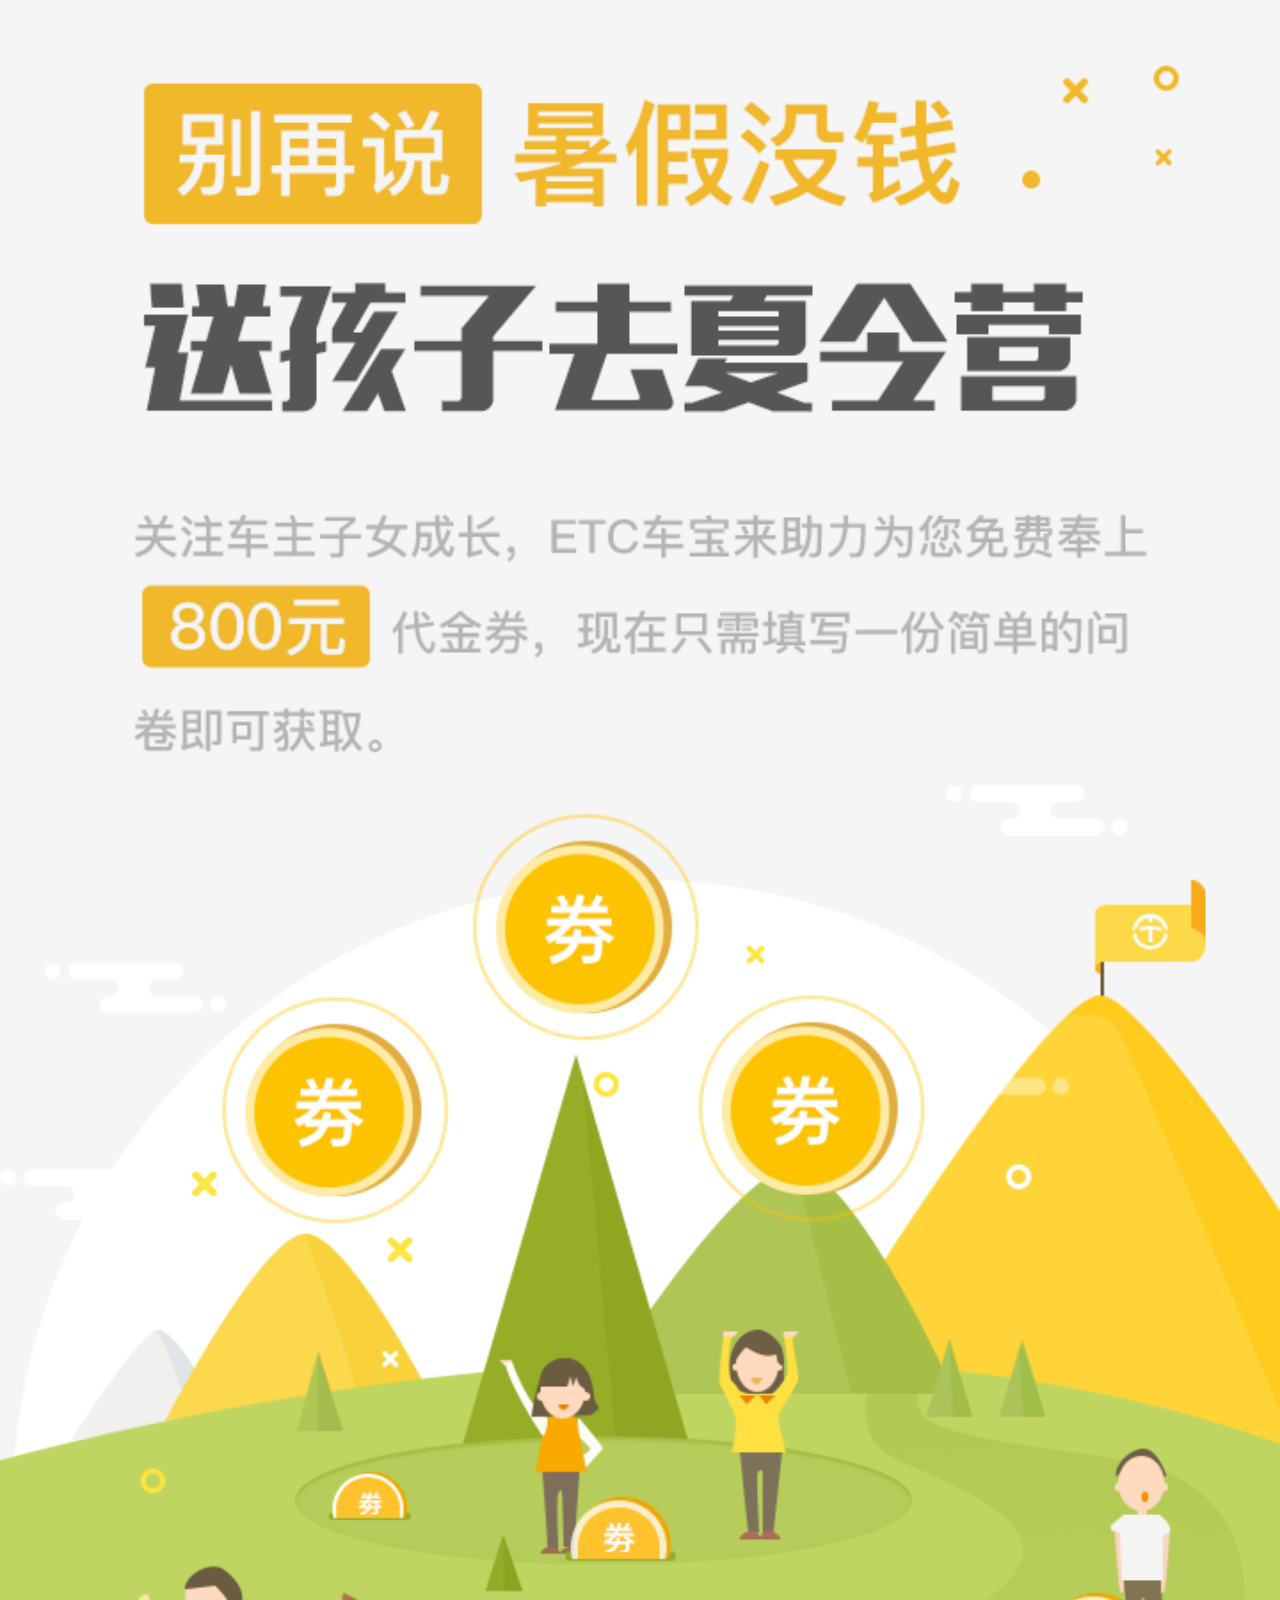
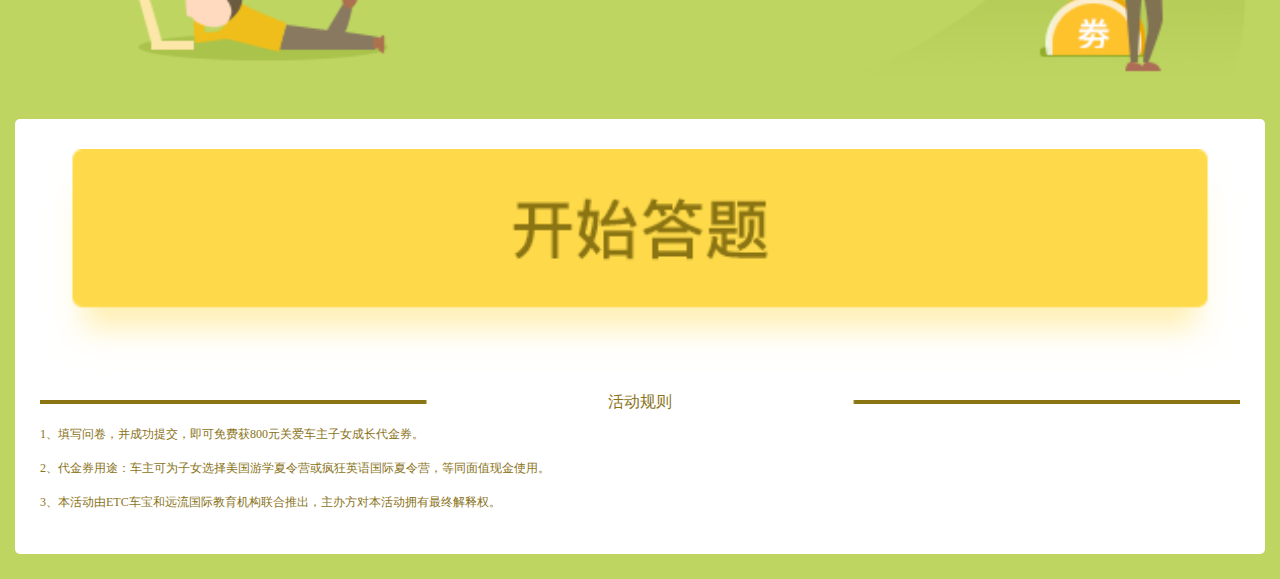
<file: SummerCamp/index.html>
<!DOCTYPE html>
<html lang="en">
<head>
	<meta charset="UTF-8">
	<title></title>
	<meta name="viewport" content="width=device-width, initial-scale=1.0, minimum-scale=1.0, maximum-scale=1.0, user-scalable=no"/>
	<link rel="stylesheet" href="css/com.css">
	<link rel="stylesheet" href="css/demo.css">
</head>
<body>
	<div class="topOne clearfix">
		<img src="images/top1.png" alt=""/>
	</div>
	<div class="actvityRule">
		<div class="activityCenter">
			<a href="#" class="btnStart clearfix">
				<img src="images/btn4.png" alt="">
			</a>
			<div class="activityTitle">活动规则</div>
			<ul>
				<li>1、填写问卷，并成功提交，即可免费获800元关爱车主子女成长代金券。</li>
				<li>2、代金券用途：车主可为子女选择美国游学夏令营或疯狂英语国际夏令营，等同面值现金使用。</li>
				<li>3、本活动由ETC车宝和远流国际教育机构联合推出，主办方对本活动拥有最终解释权。</li>
			</ul>
		</div>
	</div>
</body>
</html>
</file>
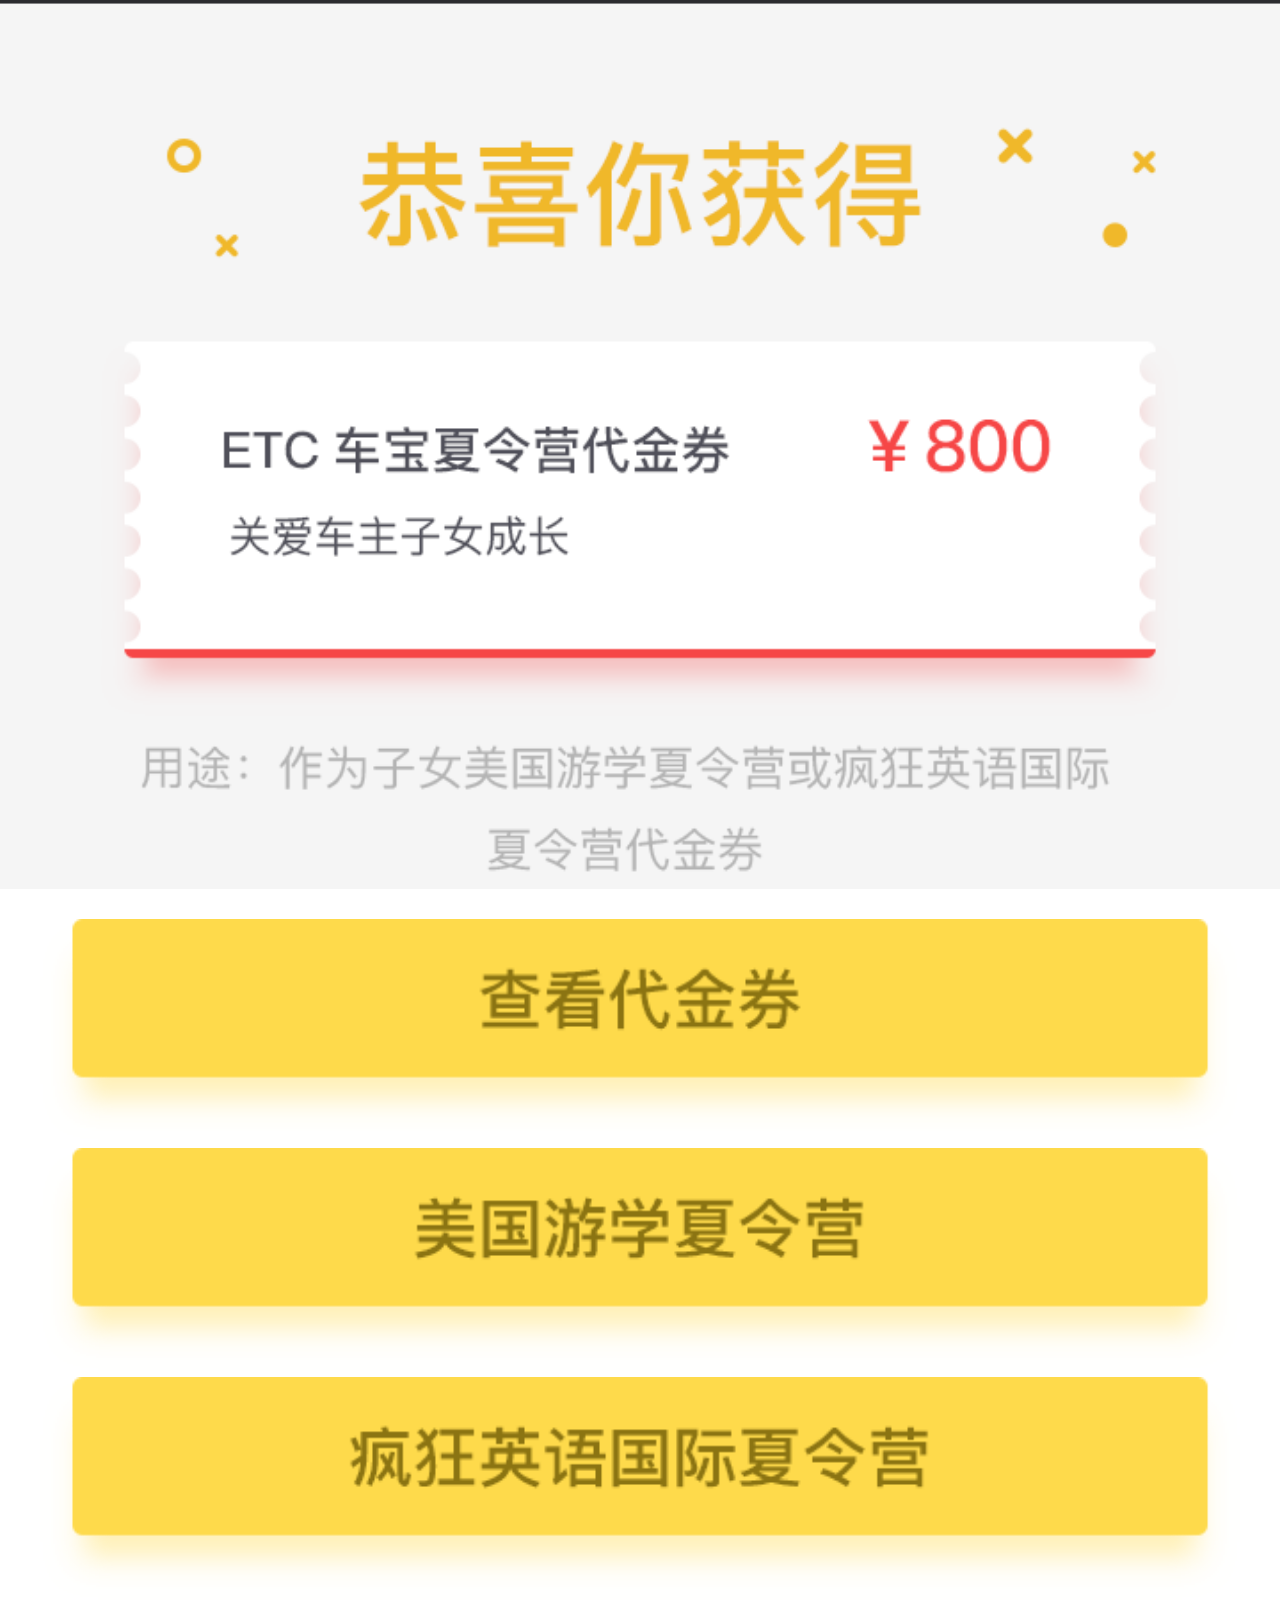
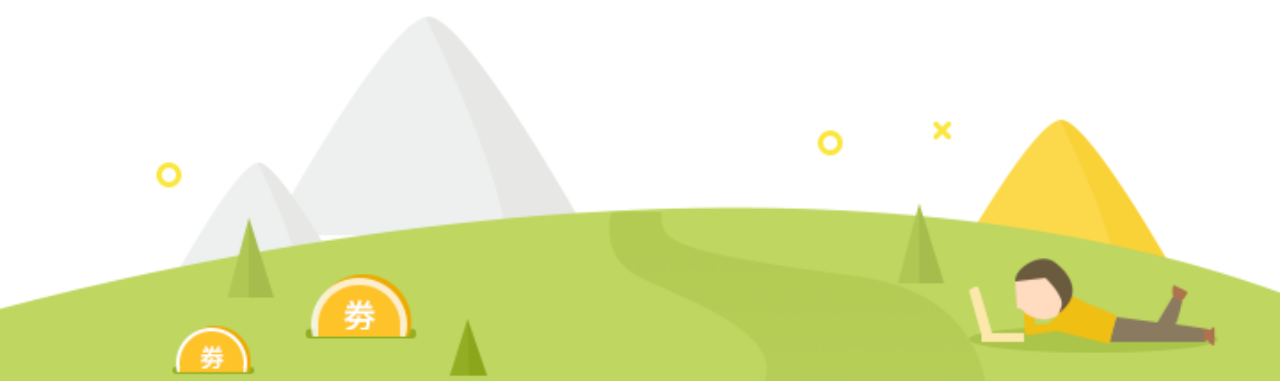
<file: SummerCamp/getVouchers.html>
<!DOCTYPE html>
<html lang="en">
<head>
	<meta charset="UTF-8">
	<title></title>
	<meta name="viewport" content="width=device-width, initial-scale=1.0, minimum-scale=1.0, maximum-scale=1.0, user-scalable=no"/>
	<link rel="stylesheet" href="css/com.css">
	<link rel="stylesheet" href="css/demo.css">
</head>
<body>
	<div class="personalInfo clearfix"><img src="images/getV.png" alt=""></div>
	<div style="height:30px;"></div>
	
	<div class="submit">
		<a href="#" class="btnStart clearfix">
			<img src="images/btn1.png" alt="">
		</a>
	</div>
	<div class="submit">
		<a href="https://mp.weixin.qq.com/s?__biz=MzIyODI0NjI2Ng==&mid=100000062&idx=1&sn=75ee7413646f81e3f82da9b98b318b17&scene=1&srcid=0517ud7IfKfX7G6VvgYHAjH3&pass_ticket=5qOsjxB8SgPo8jiiEVihfWZjvtRUOFJ97WFE6MTylQTqtQ1O2rAn0CjUhrid9dUB#rd" class="btnStart clearfix">
			<img src="images/btn2.png" alt="">
		</a>
	</div>
	<div class="submit">
		<a href="https://mp.weixin.qq.com/s?__biz=MzIzNzI1OTI5MA==&mid=536489410&idx=1&sn=180641435a1d07107b1814984aac0342&scene=1&srcid=05171EUJPN6qHjjifPPmP9Yq&pass_ticket=5qOsjxB8SgPo8jiiEVihfWZjvtRUOFJ97WFE6MTylQTqtQ1O2rAn0CjUhrid9dUB#rd" class="btnStart clearfix">
			<img src="images/btn3.png" alt="">
		</a>
	</div>
	<div class="bottomBg clearfix">
		<img src="images/bj.png" alt="">
	</div>
</body>
</html>
</file>
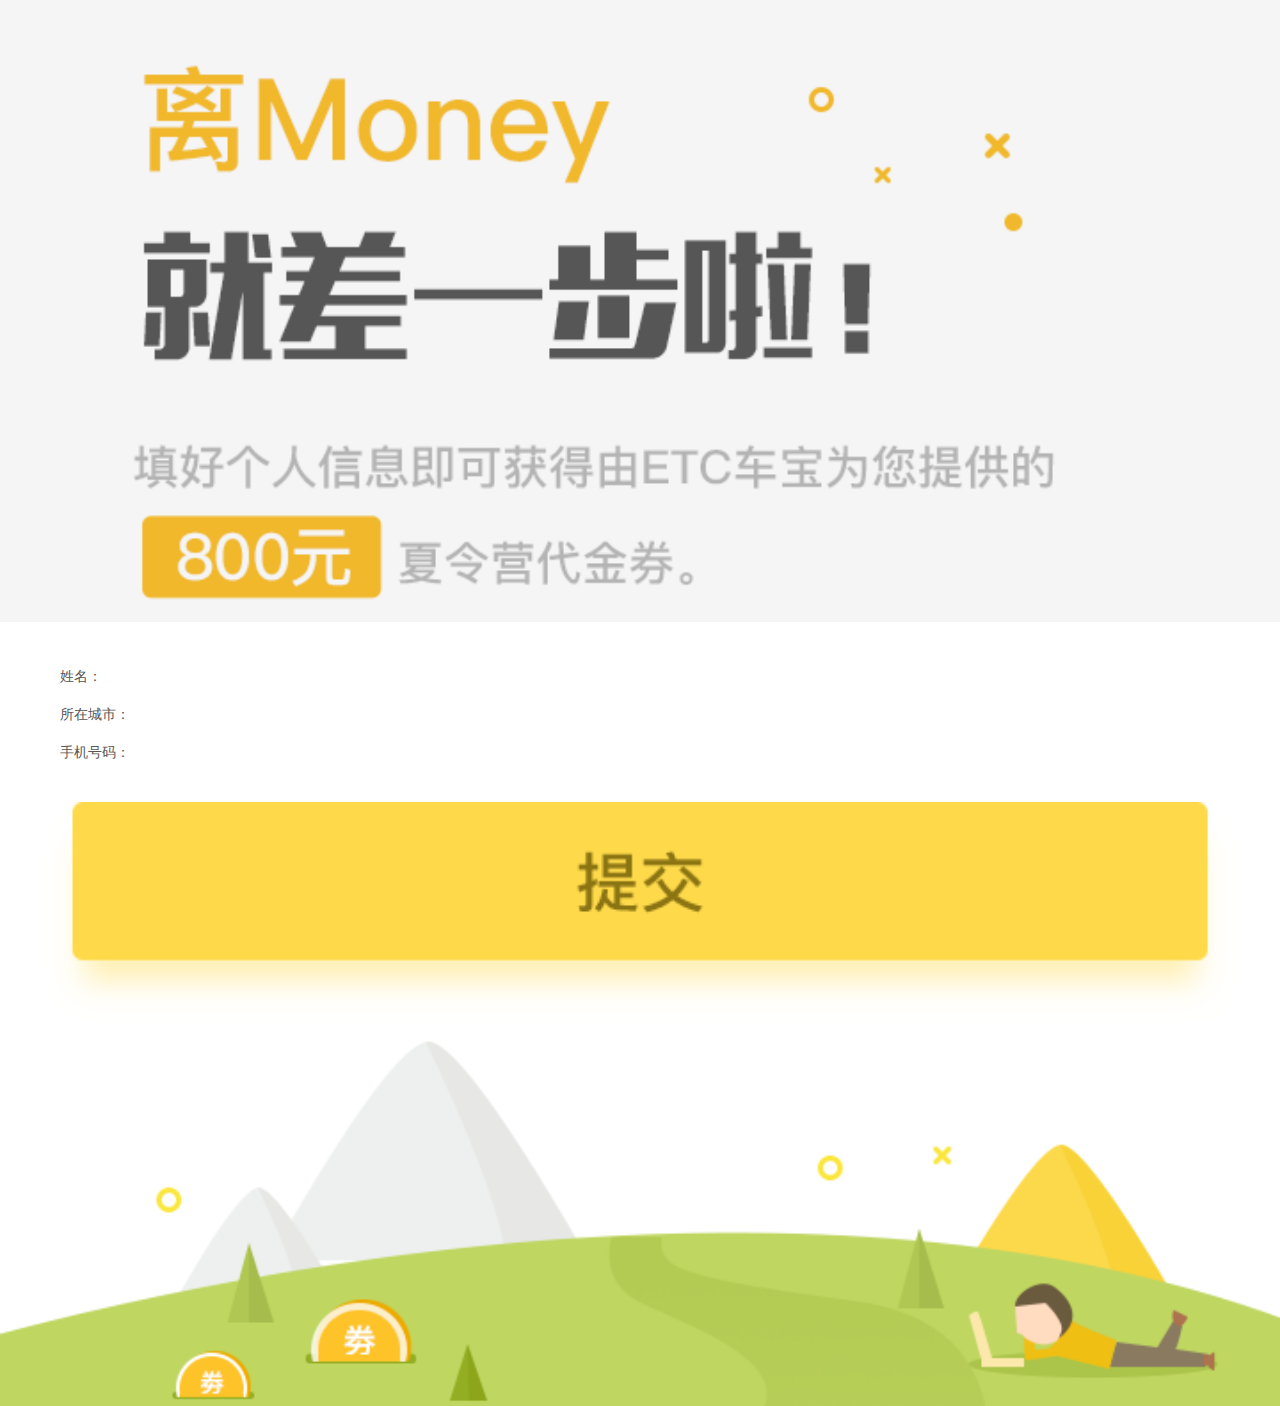
<file: SummerCamp/personInfo.html>
<!DOCTYPE html>
<html lang="en">
<head>
	<meta charset="UTF-8">
	<title></title>
	<meta name="viewport" content="width=device-width, initial-scale=1.0, minimum-scale=1.0, maximum-scale=1.0, user-scalable=no"/>
	<link rel="stylesheet" href="css/com.css">
	<link rel="stylesheet" href="css/demo.css">
</head>
<body>
	<div class="personalInfo clearfix"><img src="images/infoTitle.png" alt=""></div>
	<div class="infoCon">
		<div class="clearfix"><span>姓名：</span><input type="text"/></div>
		<div class="clearfix"><span>所在城市：</span><input type="text"/></div>
		<div class="clearfix"><span>手机号码：</span><input type="text"/></div>
	</div>
	<div class="submit">
		<a href="#" class="btnStart clearfix">
			<img src="images/btn5.png" alt="">
		</a>
	</div>
	<div class="bottomBg clearfix">
		<img src="images/bj.png" alt="">
	</div>
</body>
</html>
</file>
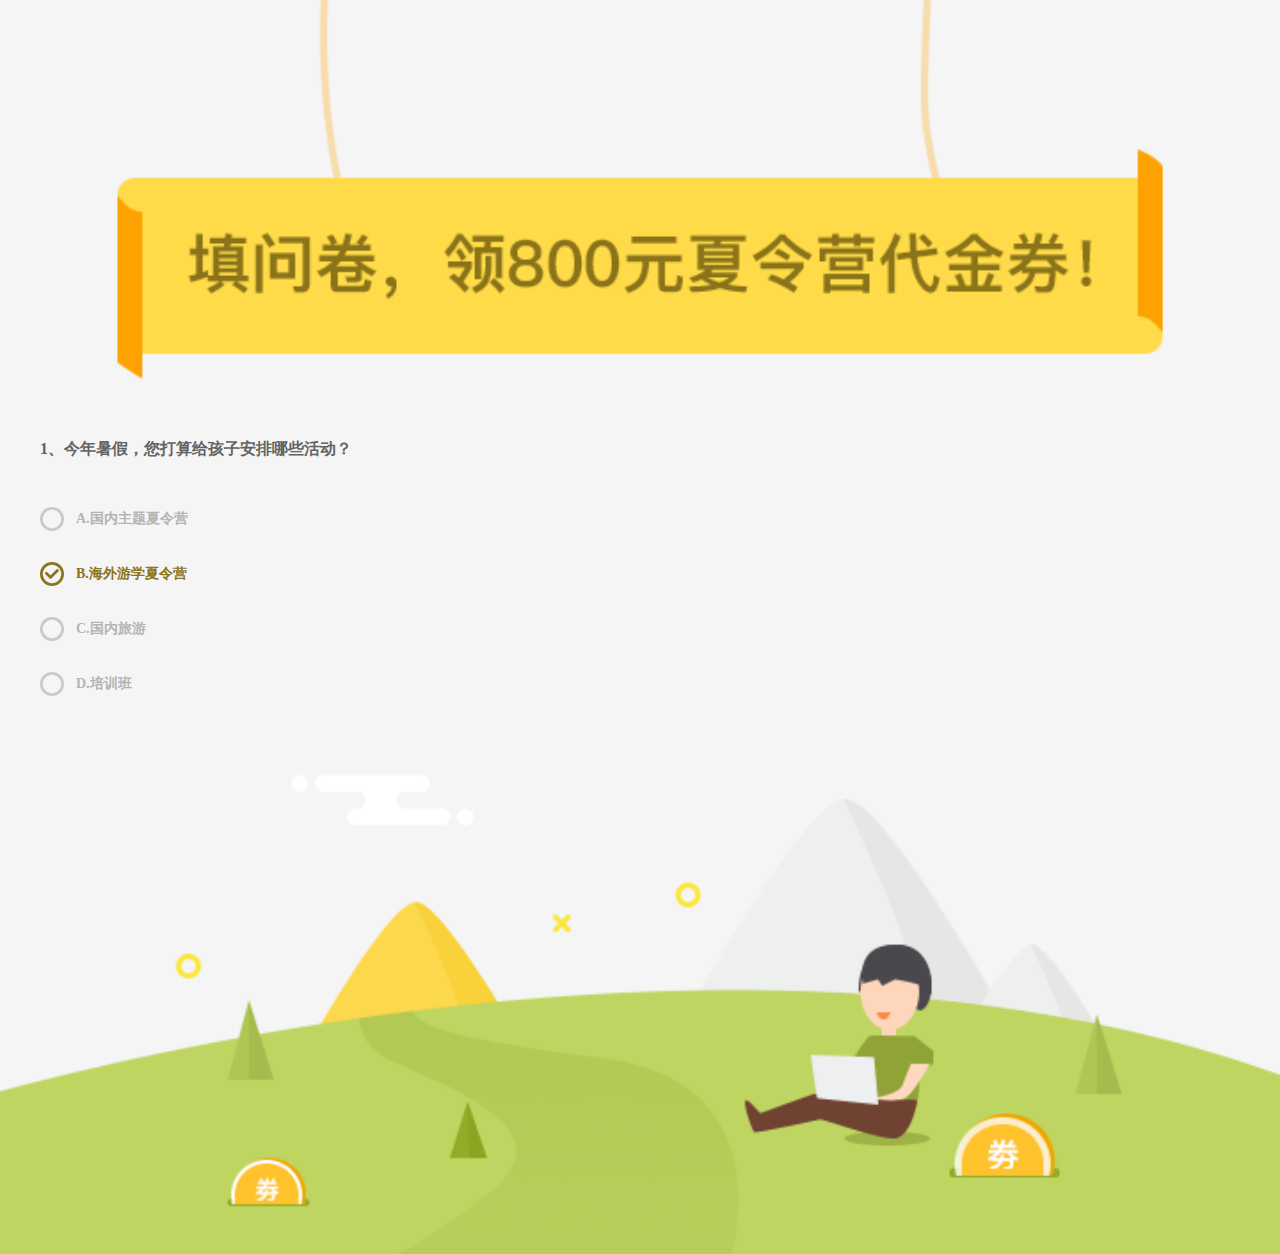
<file: SummerCamp/questionsOne.html>
<!DOCTYPE html>
<html lang="en">
<head>
	<meta charset="UTF-8">
	<title></title>
	<meta name="viewport" content="width=device-width, initial-scale=1.0, minimum-scale=1.0, maximum-scale=1.0, user-scalable=no"/>
	<link rel="stylesheet" href="css/com.css">
	<link rel="stylesheet" href="css/demo.css">
</head>
<body style="background:#f5f5f5;">
	<div id="content">
		<div class="qusetionTitle clearfix"><img src="images/qusetionTitle.png" alt=""></div>
		<div class="qusetionCon">
			<h2>1、今年暑假，您打算给孩子安排哪些活动？</h2>
			<ul>
				<li>A.国内主题夏令营</li>
				<li class="checked">B.海外游学夏令营</li>
				<li>C.国内旅游</li>
				<li>D.培训班</li>
			</ul>
		</div>
		<div class="bottomBg clearfix" id="botBg">
			<img src="images/qusetionsBotBg.png" alt="">
		</div>
	</div>
	
	<script src="js/jquery-1.11.0.js"></script>
	<script>
		// var a = document.body.clientHeight;  //网页可见区域高
		// console.log("网页可见区域高"+a);
		// var b = window.screen.height;  //屏幕分辨率的高
		// console.log("屏幕分辨率的高"+b);
		// var c = document.body.scrollHeight;     //网页正文全文高
		// console.log("网页正文全文高"+c);


		window.onload = function(){
			var d = window.screen.availHeight;   //屏幕可用工作区高度
			console.log("屏幕可用工作区高度"+d);


			var conHeight = document.getElementById("content").offsetHeight;
			console.log("conHeight"+conHeight);

			var botBg = document.getElementById("botBg");

			if(conHeight < d){
				console.log("小于");
				//document.getElementById("content").style.height = b +"px";
				//conHeight = b;
				botBg.style.position = "fixed";
				botBg.style.left = 0;
				botBg.style.bottom = 0;
			}
		}
		

		

	</script>
</body>
</html>
</file>
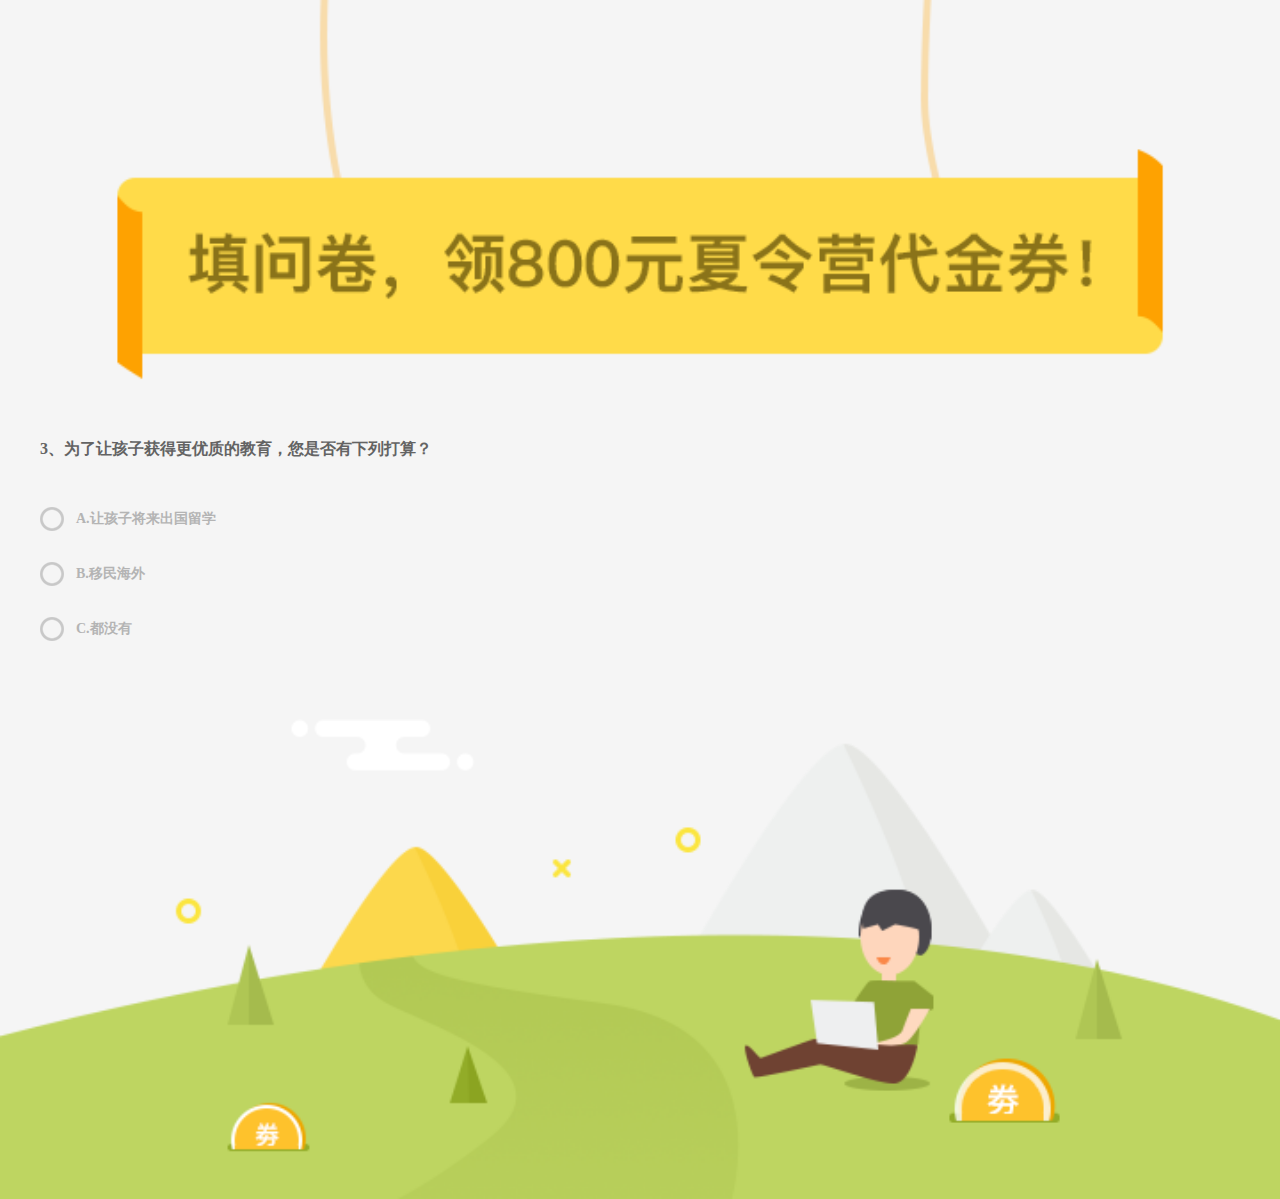
<file: SummerCamp/questionsThree.html>
<!DOCTYPE html>
<html lang="en">
<head>
	<meta charset="UTF-8">
	<title></title>
	<meta name="viewport" content="width=device-width, initial-scale=1.0, minimum-scale=1.0, maximum-scale=1.0, user-scalable=no"/>
	<link rel="stylesheet" href="css/com.css">
	<link rel="stylesheet" href="css/demo.css">
</head>
<body style="background:#f5f5f5;">
	<div class="qusetionTitle clearfix"><img src="images/qusetionTitle.png" alt=""></div>
	<div class="qusetionCon">
		<h2>3、为了让孩子获得更优质的教育，您是否有下列打算？</h2>
		<ul>
			<li>A.让孩子将来出国留学</li>
			<li>B.移民海外</li>
			<li>C.都没有</li>			
		</ul>
	</div>
	<div class="bottomBg clearfix">
		<img src="images/qusetionsBotBg.png" alt="">
	</div>
</body>
</html>
</file>
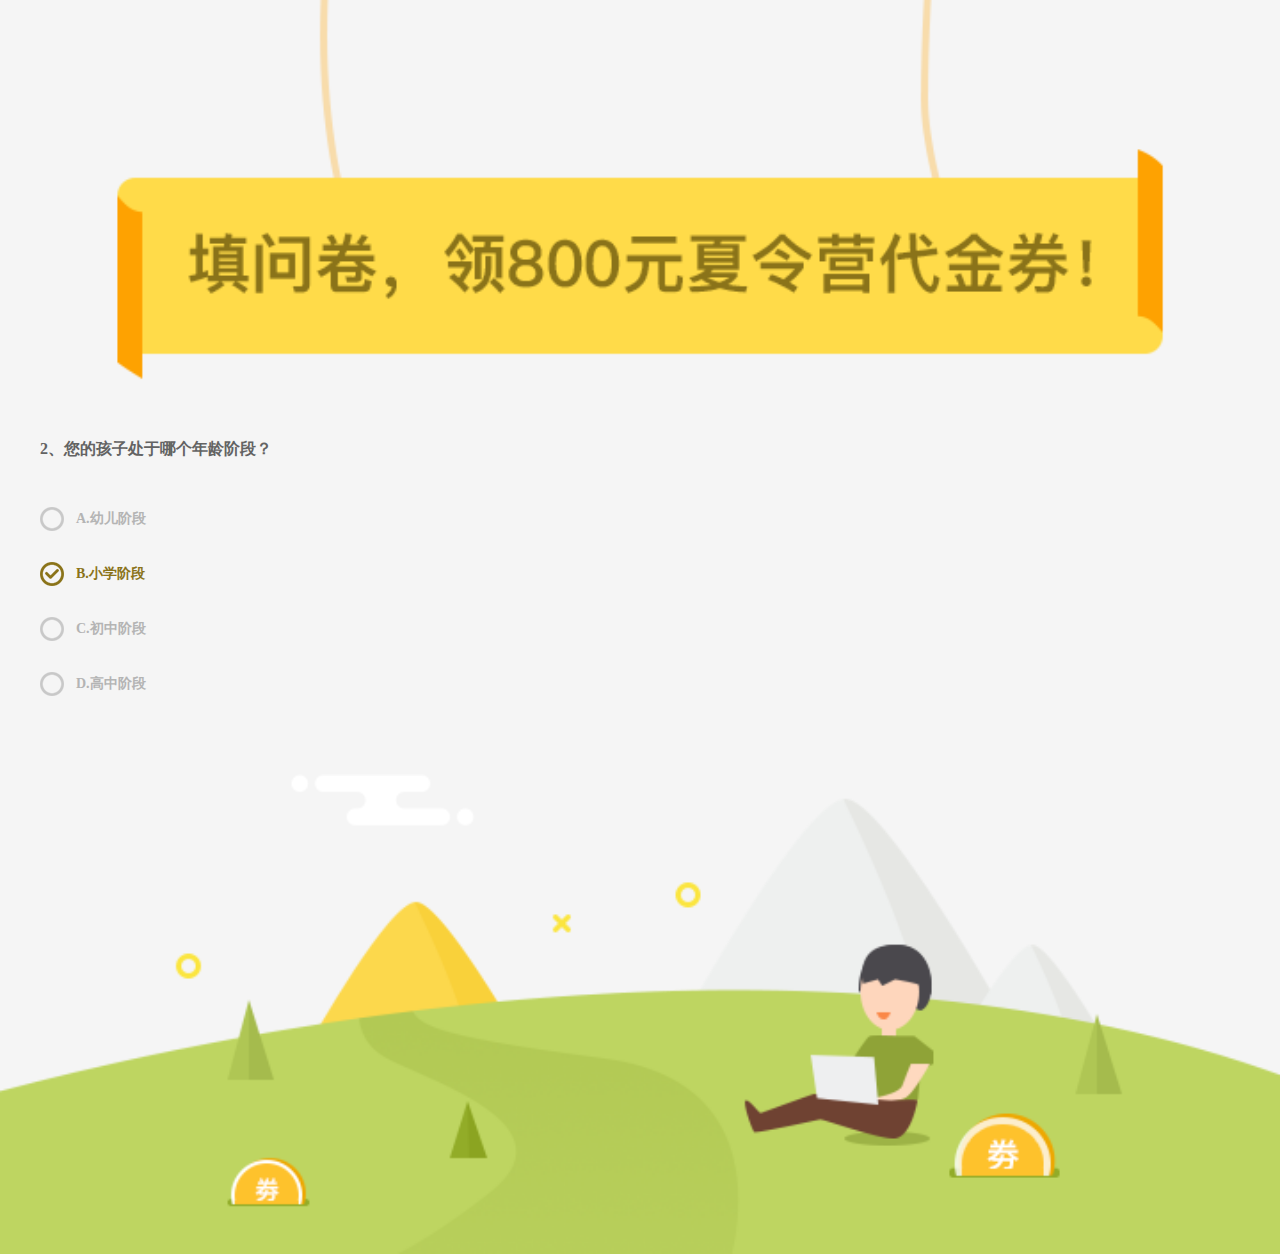
<file: SummerCamp/questionsTwo.html>
<!DOCTYPE html>
<html lang="en">
<head>
	<meta charset="UTF-8">
	<title></title>
	<meta name="viewport" content="width=device-width, initial-scale=1.0, minimum-scale=1.0, maximum-scale=1.0, user-scalable=no"/>
	<link rel="stylesheet" href="css/com.css">
	<link rel="stylesheet" href="css/demo.css">
</head>
<body style="background:#f5f5f5;">
	<div class="qusetionTitle clearfix"><img src="images/qusetionTitle.png" alt=""></div>
	<div class="qusetionCon">
		<h2>2、您的孩子处于哪个年龄阶段？</h2>
		<ul>
			<li>A.幼儿阶段</li>
			<li class="checked">B.小学阶段</li>
			<li>C.初中阶段</li>
			<li>D.高中阶段</li>
		</ul>
	</div>
	<div class="bottomBg clearfix">
		<img src="images/qusetionsBotBg.png" alt="">
	</div>
</body>
</html>
</file>
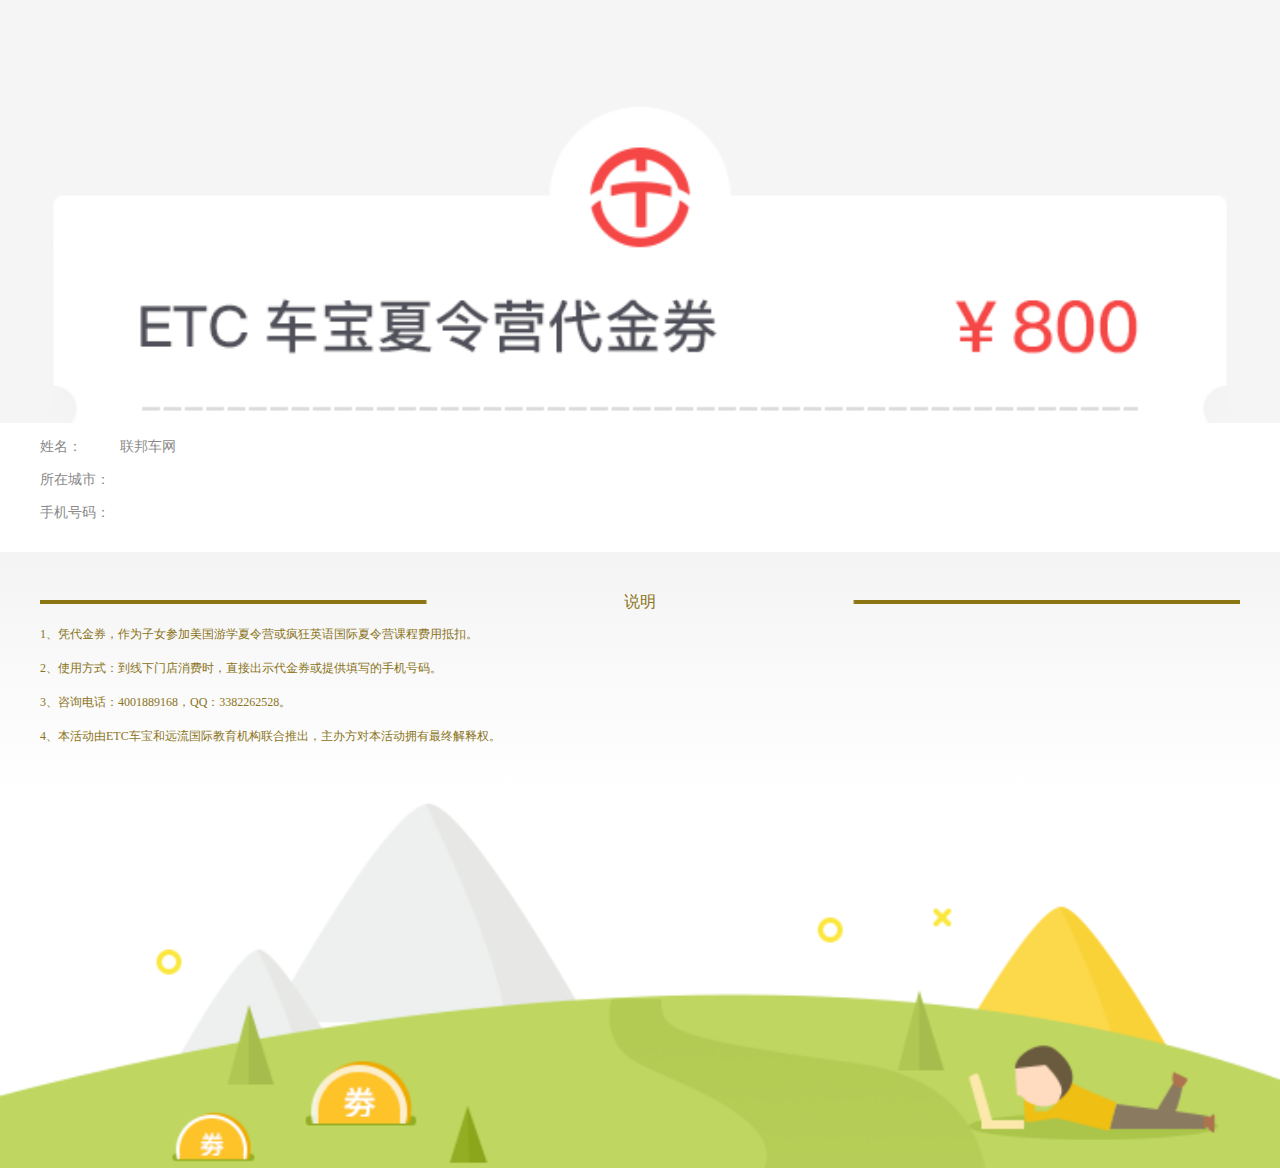
<file: SummerCamp/showVouchers.html>
<!DOCTYPE html>
<html lang="en">
<head>
	<meta charset="UTF-8">
	<title></title>
	<meta name="viewport" content="width=device-width, initial-scale=1.0, minimum-scale=1.0, maximum-scale=1.0, user-scalable=no"/>
	<link rel="stylesheet" href="css/com.css">
	<link rel="stylesheet" href="css/demo.css">
</head>
<body>
	<div class="personalInfo clearfix"><img src="images/vquan.png" alt=""></div>
	<div class="recordInfo">
		<div class="clearfix"><span class="attribute">姓名：</span><span>联邦车网</span></div>
		<div class="clearfix"><span class="attribute">所在城市：</span><span></span></div>
		<div class="clearfix"><span class="attribute">手机号码：</span><span></span></div>
	</div>
	<div class="explain">
		<div class="activityTitle">说明</div>
		<ul>
			<li>1、凭代金券，作为子女参加美国游学夏令营或疯狂英语国际夏令营课程费用抵扣。</li>
			<li>2、使用方式：到线下门店消费时，直接出示代金券或提供填写的手机号码。</li>
			<li>3、咨询电话：<a href="tel:4001889168">4001889168</a>，QQ：3382262528。</li>
			<li>4、本活动由ETC车宝和远流国际教育机构联合推出，主办方对本活动拥有最终解释权。</li>
		</ul>
	</div>
	<div class="bottomBg clearfix">
		<img src="images/bj.png" alt="">
	</div>
</body>
</html>
</file>
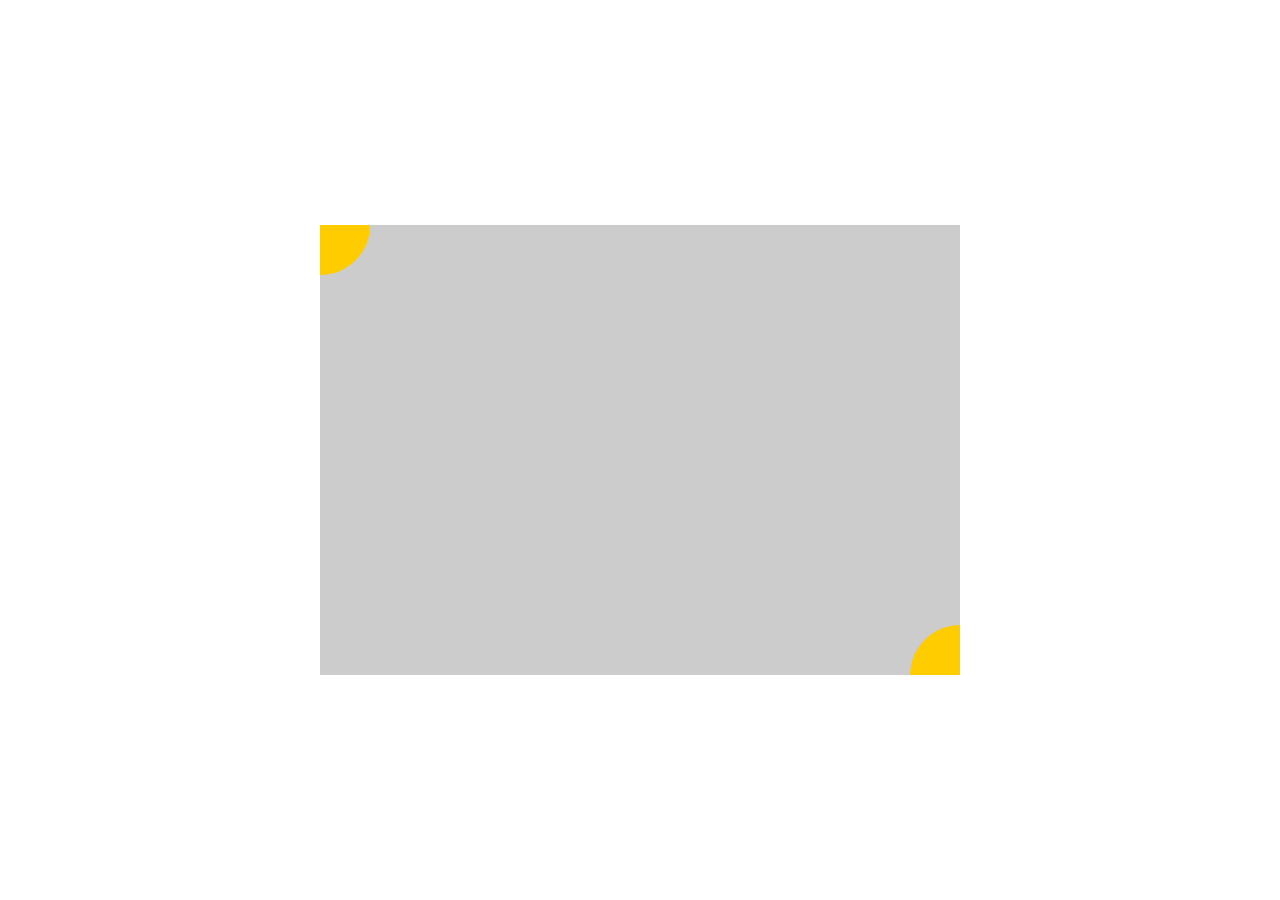
<file: stageOne/taskFour/demo.html>
<!DOCTYPE html>
<html>
<head>
    <meta charset="utf-8" />
    <title>定位和居中问题</title>
    <style type="text/css">
    *{margin:0; padding:0;}

    .box{background: #ccc; position:absolute;top: 25%;left: 25%;bottom:25%;right: 25%;}
    .round1{width: 50px; height: 50px; background: #fc0;border-radius: 0 0 100% 0; position: absolute; left: 0; top: 0;}
    .round2{width: 50px; height: 50px; background: #fc0;border-radius: 100% 0 0 0; position: absolute;bottom:0;right:0;}
    </style>
</head>
<body>
    <div class="box">
        <div class="round1"></div>
        <div class="round2"></div>
    </div>
</body>
</html>
</file>
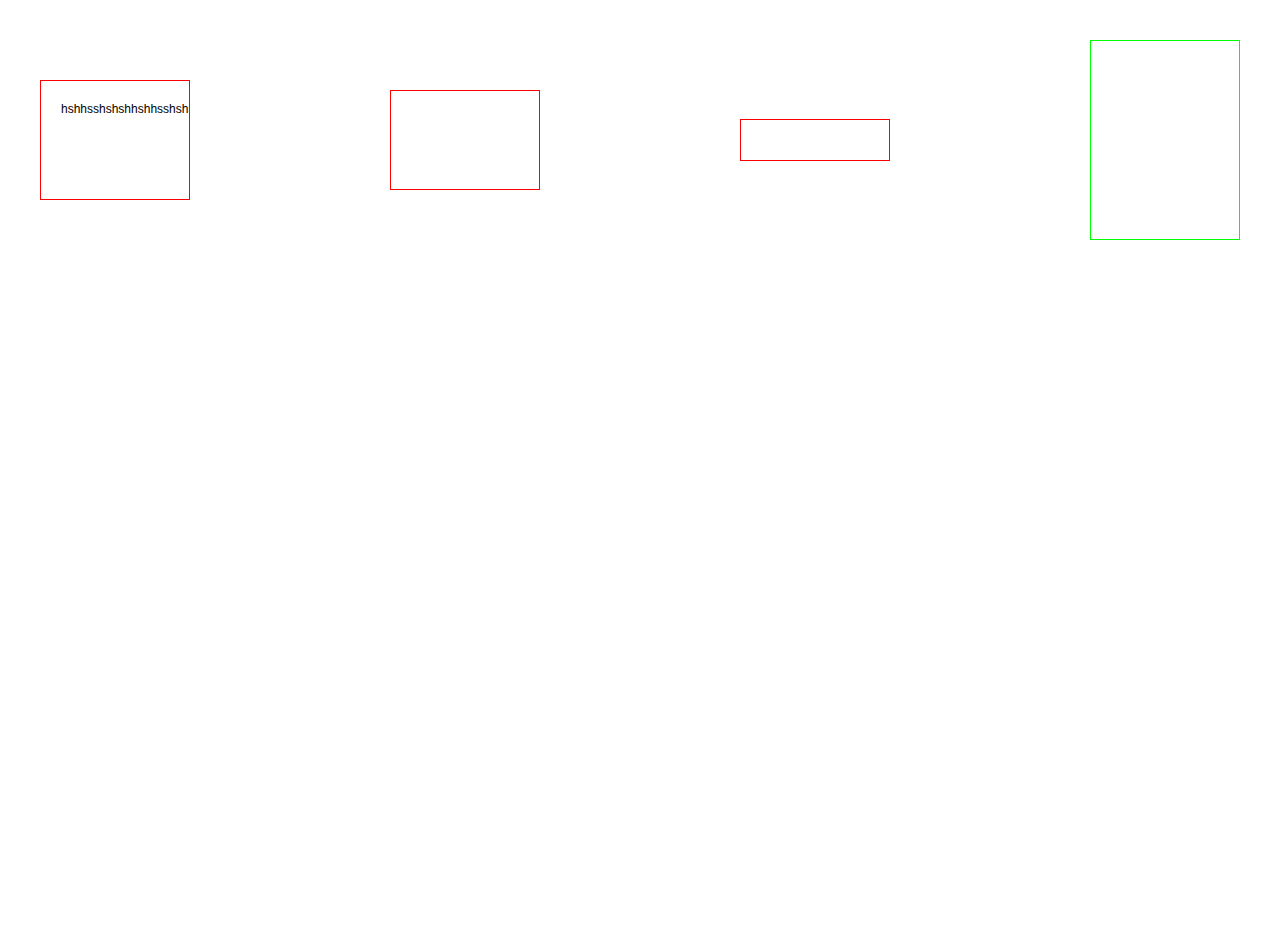
<file: stageOne/taskTen/demo.html>
<!DOCTYPE html>
<html lang="en">
<head>
    <meta charset="UTF-8">
    <title>flexbox</title>
    <link rel="stylesheet" href="css/reset.css">
    <link rel="stylesheet" href="css/demo.css">

</head>

<body>

    <div class="contentBox">
        <div class="box1">
            <span>hshhsshshshhshhsshshshshhshshshshhshshsh</span>
        </div>
        <div class="box2"></div>
        <div class="box3"></div>
        <div class="box4"></div>
    </div>

</body>
</html>
</file>
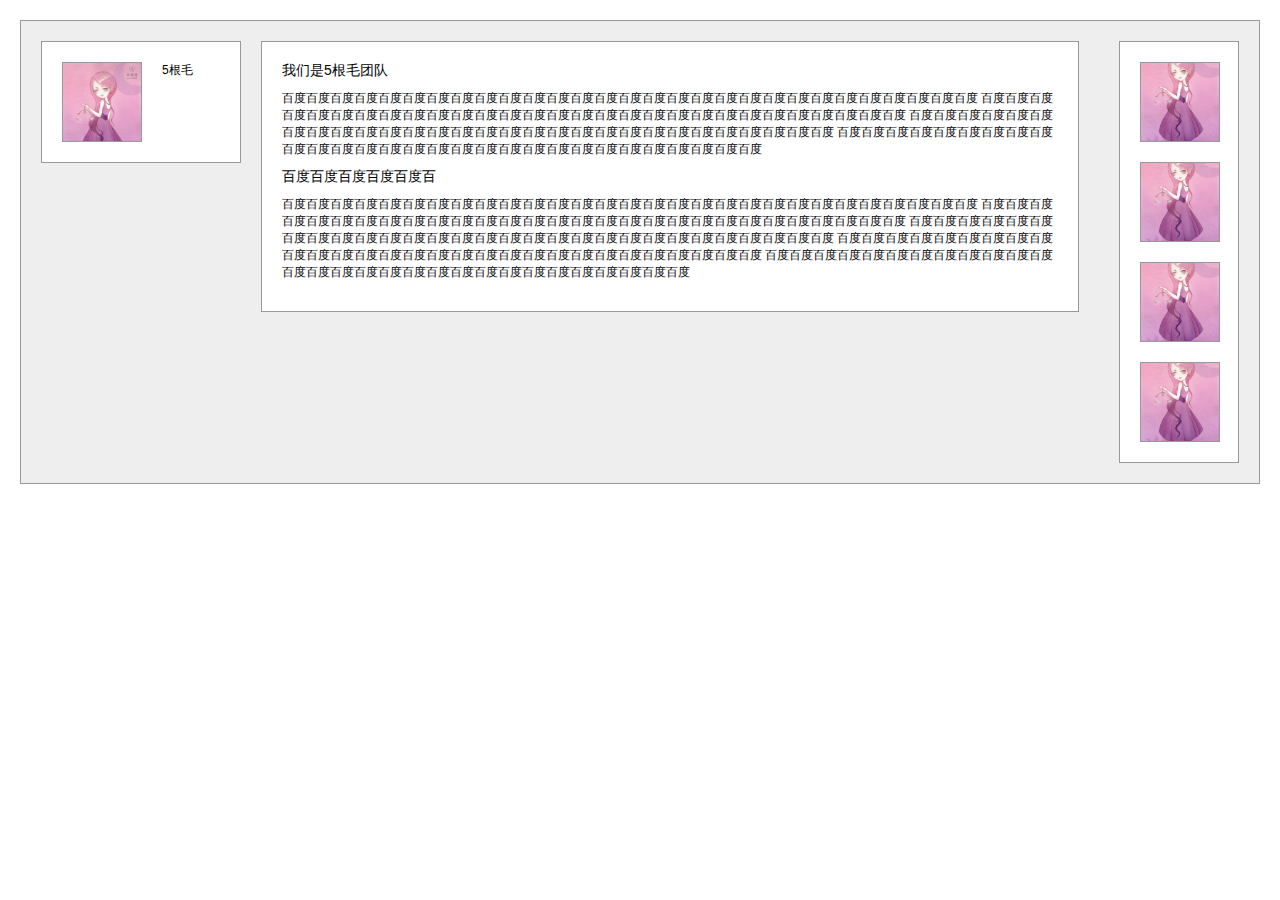
<file: stageOne/taskThree/demo.html>
<!DOCTYPE html>
<html lang="en">
<head>
    <meta charset="UTF-8">
    <title>taskThree</title>
    <link rel="stylesheet" type="text/css" href="css/reset.css">
    <link rel="stylesheet" type="text/css" href="css/demo.css">
</head>
<body>
    <div class="contentBox clearfix">
        <div class="leftBox clearfix">
            <div class="logo"><img src="images/bigImg.jpg"></div>
            <span>5根毛</span>
        </div>
        <div class="rightBox clearfix">
            <div class="logo mr20"><img src="images/carton.png"></div>
            <div class="logo mr20"><img src="images/carton.png"></div>
            <div class="logo mr20"><img src="images/carton.png"></div>
            <div class="logo"><img src="images/carton.png"></div>
        </div>
        <div class="centerBox">
            <h3>我们是5根毛团队</h3>
            <p>
                百度百度百度百度百度百度百度百度百度百度百度百度百度百度百度百度百度百度百度百度百度百度百度百度百度百度百度百度百度
                百度百度百度百度百度百度百度百度百度百度百度百度百度百度百度百度百度百度百度百度百度百度百度百度百度百度百度百度百度
                百度百度百度百度百度百度百度百度百度百度百度百度百度百度百度百度百度百度百度百度百度百度百度百度百度百度百度百度百度
                百度百度百度百度百度百度百度百度百度百度百度百度百度百度百度百度百度百度百度百度百度百度百度百度百度百度百度百度百度
            </p>
            <h3>
                百度百度百度百度百度百
            </h3>
            <p>
                百度百度百度百度百度百度百度百度百度百度百度百度百度百度百度百度百度百度百度百度百度百度百度百度百度百度百度百度百度
                百度百度百度百度百度百度百度百度百度百度百度百度百度百度百度百度百度百度百度百度百度百度百度百度百度百度百度百度百度
                百度百度百度百度百度百度百度百度百度百度百度百度百度百度百度百度百度百度百度百度百度百度百度百度百度百度百度百度百度
                百度百度百度百度百度百度百度百度百度百度百度百度百度百度百度百度百度百度百度百度百度百度百度百度百度百度百度百度百度
                百度百度百度百度百度百度百度百度百度百度百度百度百度百度百度百度百度百度百度百度百度百度百度百度百度百度百度百度百度
            </p>
        </div>

    </div>
</body>
</html>
</file>
<file: SummerCamp/css/com.css>
/*
YUI 3.18.1 (build f7e7bcb)
Copyright 2014 Yahoo! Inc. All rights reserved.
Licensed under the BSD License.
http://yuilibrary.com/license/
*/

html{
	color:#000;
	background:#FFF;
}
body{
	font-family: "Microsoft YaHei"
}
body,div,dl,dt,dd,ul,ol,li,h1,h2,h3,h4,h5,h6,pre,code,form,fieldset,legend,input,textarea,p,blockquote,th,td{
	margin:0;
	padding:0;
}
table{
	border-collapse:collapse;
	border-spacing:0;
}
fieldset,img{
	border:0;
}
address,caption,cite,code,dfn,em,strong,th,var{
	font-style:normal;
	font-weight:normal;
}
ol,ul{
	list-style:none;
}
caption,th{
	text-align:left;
}
h1,h2,h3,h4,h5,h6{
	font-size:100%;
	font-weight:normal;
}
q:before,q:after{
	content:'';
}
abbr,acronym{
	border:0;
	font-variant:normal;
}
sup{
	vertical-align:text-top;
}
sub{
	vertical-align:text-bottom;
}
input,textarea,select{
	font-family:inherit;
	font-size:inherit;
	font-weight:inherit;
	*font-size:100%;
}
legend{
	color:#000;
}
#yui3-css-stamp.cssreset{ display:none}

.fl{
	float: left;
}
.fr{
	float: right;
}
.cl{
	clear: both;
}
a{
	text-decoration: none;
    -webkit-tap-highlight-color: transparent;
    -webkit-touch-callout: none;
    -webkit-user-select: none;
}

.clearfix:before,.clearfix:after{
	display:table;
	content:"";
}
.clearfix:after{
	clear:both;
}
.clearfix{
	*zoom:1;
}
</file>
<file: SummerCamp/css/demo.css>
.topOne{
	width:100%;	
}
.topOne img{
	width:100%;
	float: left;
}
.actvityRule{
	width:100%;
	background: #bed561;
	padding:0 15px 25px;
	box-sizing:border-box;
}
.activityCenter{
	width:100%;	
	background: white;
	padding:30px 25px;
	box-sizing:border-box;
	border-radius:5px;
}
.btnStart{
	display: block;
	width:100%;	
	/*height: 55px;*/
	line-height: 45px;
	text-align: center;
	font-size: 18px;
	color:#8a7319;	
	/*background-image: url(../images/bnt.png);
	background-size:100%;
	background-repeat: no-repeat;*/
}
.btnStart img{
	float: left;width: 100%;
}
.activityTitle{
	width:100%;
	background-image: url(../images/split.png);
	background-size:contain;
	background-repeat: no-repeat;
	background-position: center center;
	text-align: center;
	color:#8a7319;	
	font-size: 16px;
	height: 40px;
	line-height: 40px;
	margin-top: 10px;
}

.activityCenter ul{
	width:100%;
}
.activityCenter ul li,.explain ul li{
	line-height: 24px;
	padding-bottom: 10px;
	color:#8a7319;	
	font-size: 12px;
}
.qusetionCon{
	width: 100%;
	padding:50px 40px;
	box-sizing:border-box;
}
h2{
	font-size: 16px;
	color: #636363;
	line-height: 30px;
	font-weight: 700;

}
.qusetionCon ul{
	padding-top: 40px;
}
.qusetionCon ul li{
	color:#b4b4b4;
	font-size: 14px;
	font-weight: 700;
	margin-bottom: 25px;
	height: 30px;
	line-height: 30px;
	padding-left: 36px;
	background-image: url(../images/bnt_icon.png);	
	background-repeat: no-repeat;	
	background-position: center left;	
}
.qusetionCon ul li.checked{
	background-image: url(../images/bnt_pre_icon.png);	
	color:#8a7319;
}

.bottomBg{
	width:100%;
}
.bottomBg img{
	width:100%;
	float: left;
}
.qusetionTitle img{
	width: 100%;
	float: left;
}
.personalInfo img{
	width: 100%;
	float: left;
}
.infoCon{
	width: 100%;
	padding:46px 60px 20px;
	box-sizing:border-box;
}
.infoCon div{
	font-size: 14px;
	color:#565656;
	margin-bottom: 20px;
}
.infoCon span{
	width:80px;
	float: left;
}
.infoCon input{
	width:120px;
	float: left;
	border:none;
	outline: none;
	color:#565656;
	font-size: 14px;
}
.submit{
	width:100%;
	padding:0 40px;
	box-sizing:border-box;
	margin-bottom: 6px;
}
.recordInfo{
	width:100%;
	padding:15px 40px;
	box-sizing:border-box;
}
.recordInfo div{
	margin-bottom: 15px;
	color:#898989;
	font-size: 14px;
}
.recordInfo .attribute{
	width:80px;
	display: inline-block;
}
.explain{
	width:100%;
	padding:20px 40px 35px;
	box-sizing:border-box;
	background:-webkit-gradient(linear, 0 0, 0 100%, from(#f4f4f4), to(#fff));
}
.explain a{
	color: #8a7319;
}
</file>
<file: stageOne/taskTen/css/demo.css>
html,body{
    height: 100%;
}
body{
    font-size:12px;
    font-family: "Microsoft YaHei, Helvetica Neue", Helvetica, STHeiTi, sans-serif;
    background: #fff;
    padding:20px;
}

.contentBox{
    width: 100%;
    padding:20px;
    box-sizing:border-box;
    -webkit-box-sizing:border-box;
    display: flex;
    display: -webkit-flex;
    /* 正向 超出溢出*/
    －webkit-flex-flow: row nowrap;
    flex-flow: row nowrap;
    -weikit-align-items: center;
    align-items: center;
    justify-content: space-between;
}
.contentBox>div{

    width: 150px;
    padding: 20px;
    box-sizing:border-box;
    -webkit-box-sizing:border-box;
    border: 1px solid #f00;
    overflow: hidden;
    display:table-cell;
    text-align:center;
    vertical-align:middle;
}

.contentBox>div:nth-of-type(1){
    height: 120px;
}
.contentBox>div:nth-of-type(2){
    height: 100px;
}
.contentBox>div:nth-of-type(3){
    height: 40px;
}
.contentBox>div:nth-of-type(4){
    height: 200px;
    border: 1px solid #0f0;
}

.contentBox>div>span{
    display:inline-block;
    vertical-align:middle;
}
@media screen and (max-width: 640px) {
    .contentBox{
        flex-wrap:wrap;
    }
    .contentBox>div:nth-of-type(4){
        order: -1;
    }
}
</file>
<file: stageOne/taskThree/css/demo.css>
body{
    font-size:12px;
    font-family: "Microsoft YaHei, Helvetica Neue", Helvetica, STHeiTi, sans-serif;
    background: #fff;
    padding:20px;
}

.contentBox{
    padding:20px;
    background:#eee;
    position: relative;
}

.centerBox, .contentBox, .leftBox, .rightBox, .logo{
    border:1px solid #999;
}

.centerBox{
    width: auto;
    height: auto;
    margin-right: 160px;
    margin-left: 220px;
    padding: 20px;
    background: #fff;
}

.leftBox{
    width:158px;
    padding:20px;
    background: white;
    float: left;
}

.leftBox span{

    width:58px;
    padding-left:20px;
    float: right;
}

.logo{
    width:78px;
    height:78px;
    float: left;
    overflow: hidden;
}
.rightBox{
    float: right;
    width:78px;
    padding:20px;
    background: white;
}
.mr20{
    margin-bottom: 20px;
}

h3,p{
    padding-bottom:10px;
}
h3{
    font-size: 14px;
}
p{
    font-size: 12px;
}
.logo img{
    width:100%;
}
</file>
